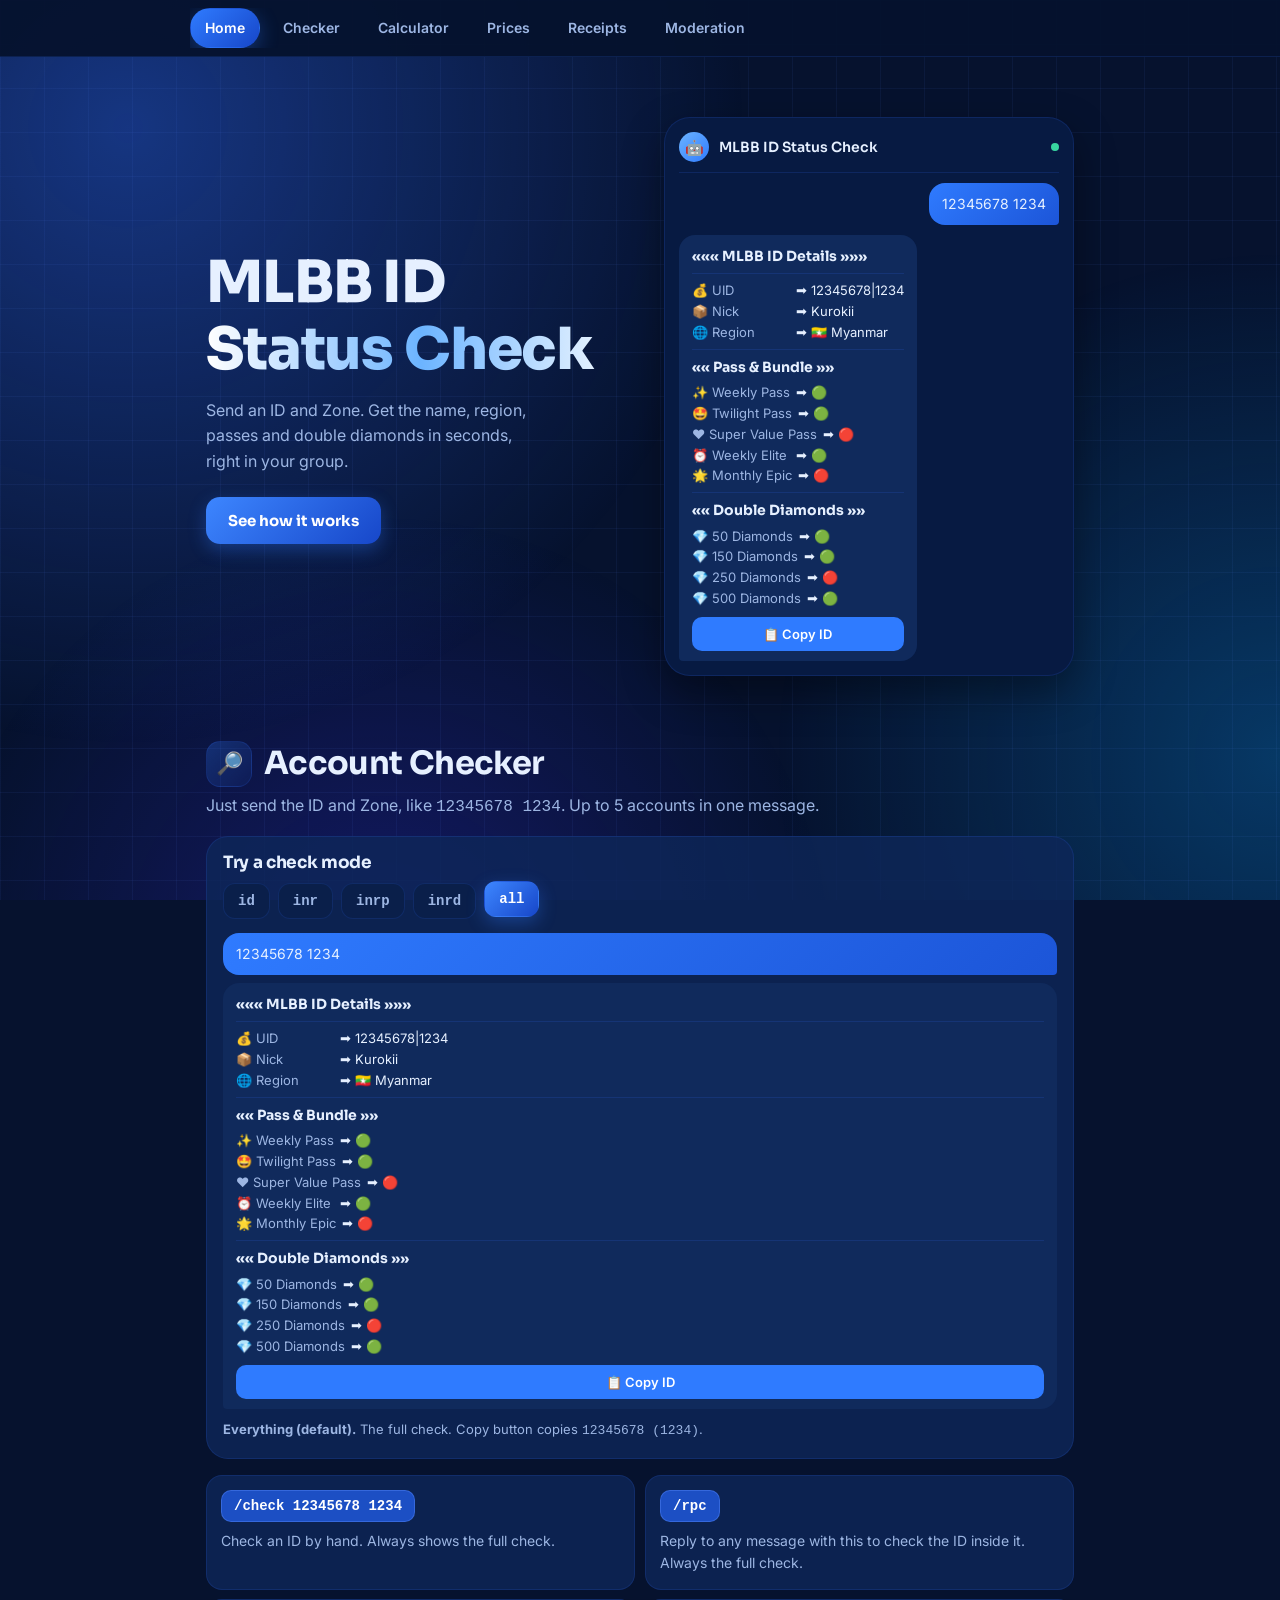
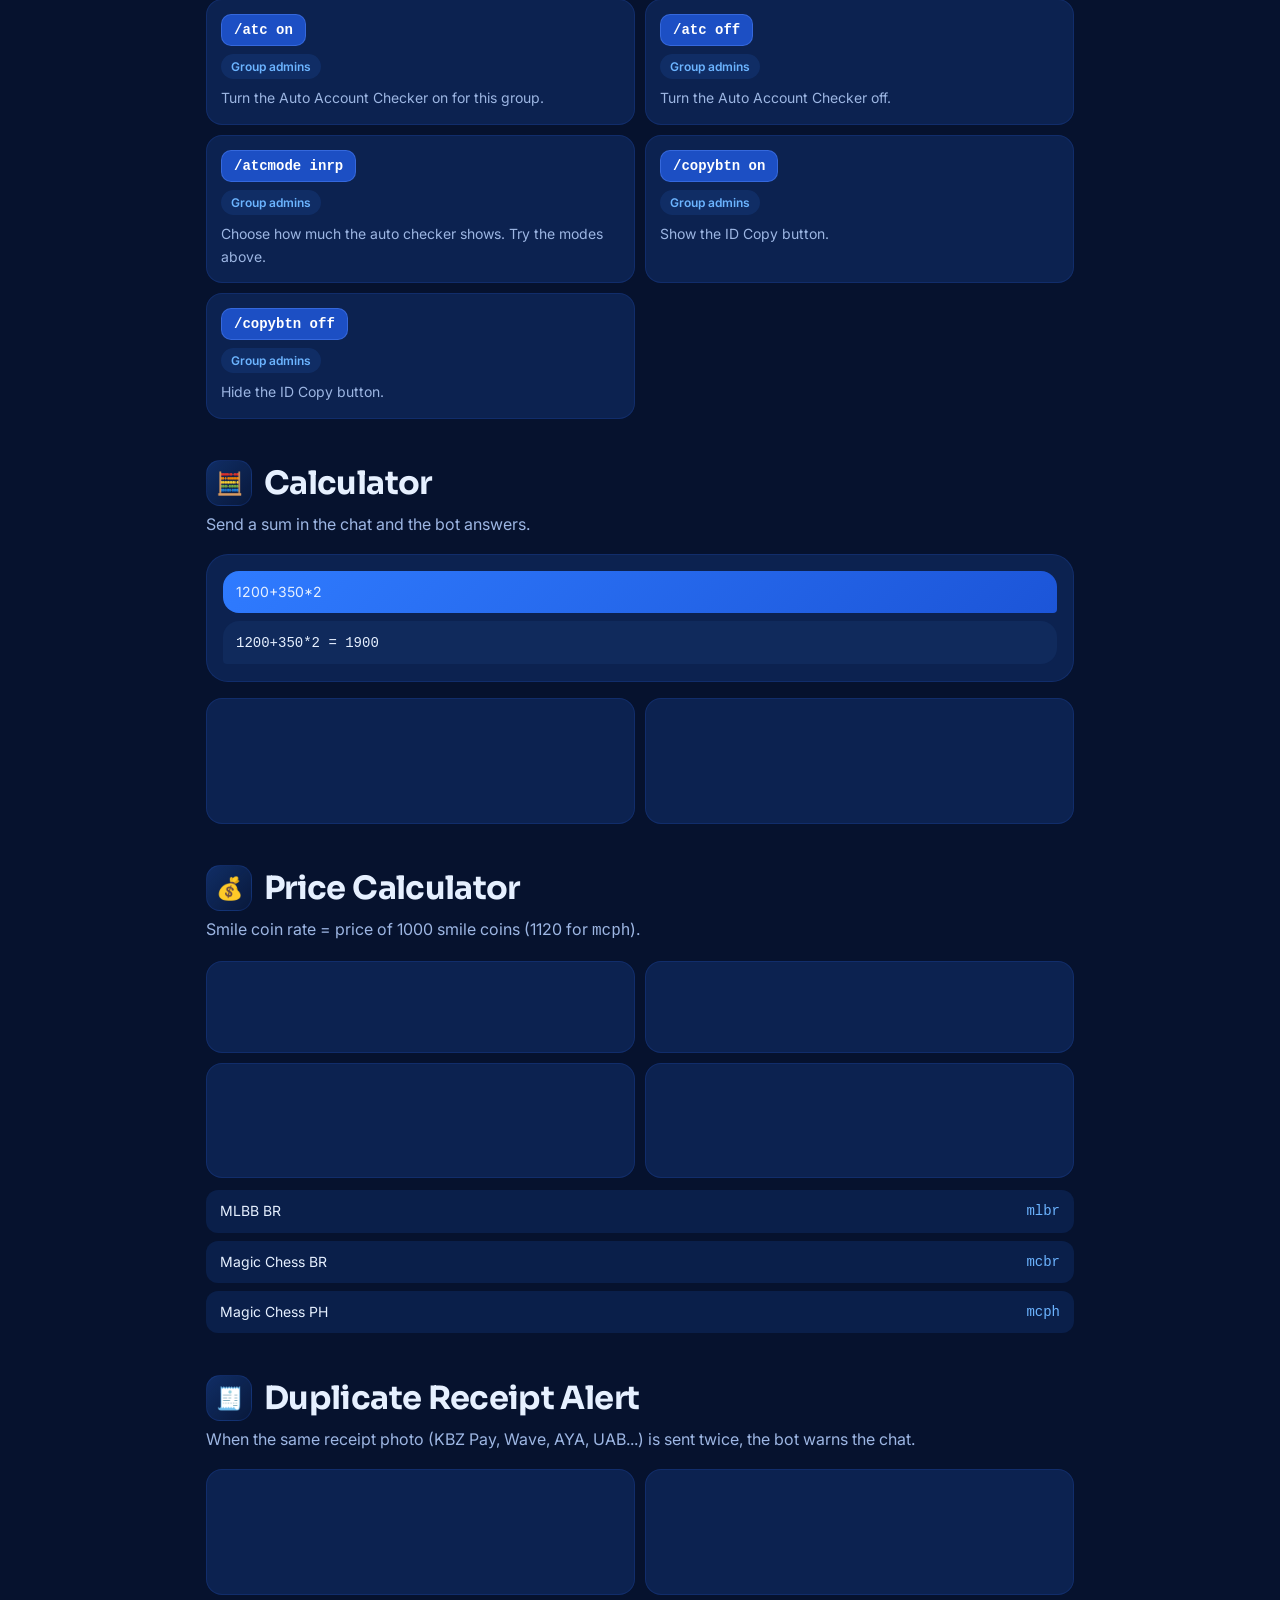
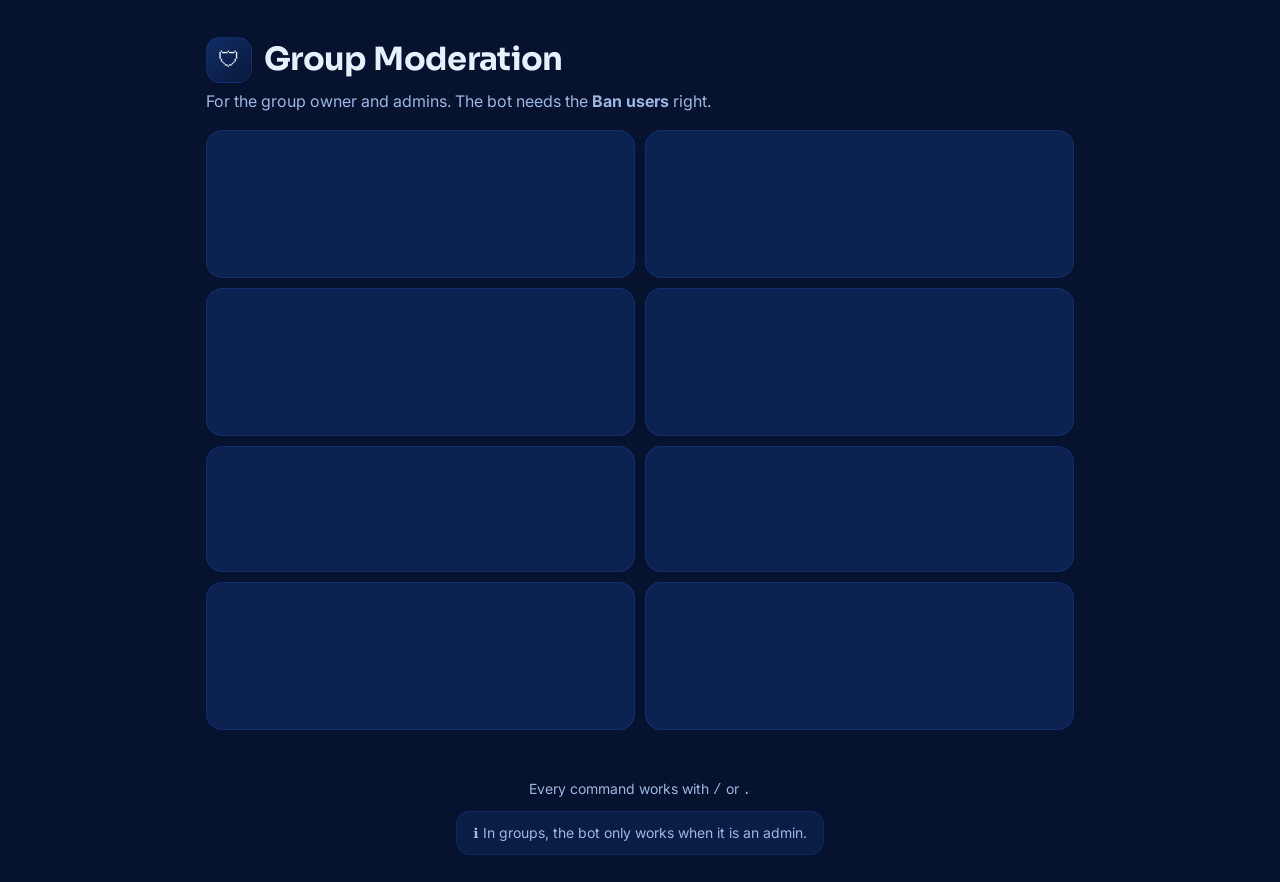
<file: index.html>
<!DOCTYPE html>
<html lang="en">
<head>
<meta charset="utf-8">
<title>MLBB ID Status Check</title>
<meta name="viewport" content="width=device-width, initial-scale=1, viewport-fit=cover">
<meta name="theme-color" content="#06122e">
<link rel="preconnect" href="https://fonts.googleapis.com">
<link rel="stylesheet" href="https://fonts.googleapis.com/css2?family=Sora:wght@500;700;800&family=Inter:wght@400;500;600&display=swap">
<script src="https://telegram.org/js/telegram-web-app.js"></script>
<style>
:root{--bg:#06122e;--bg2:#0b1f4d;--card:#0e2759cc;--line:#2a5bd733;--blue:#2f7bff;--sky:#6cb4ff;--ice:#e6f0ff;--mute:#9db6e3;--ok:#38d6a0;--bad:#ff6b7a;
--safe-t:env(safe-area-inset-top,0px);--safe-b:env(safe-area-inset-bottom,0px)}
*{box-sizing:border-box;margin:0;-webkit-tap-highlight-color:transparent}
html{scroll-padding-top:calc(var(--safe-t) + 64px)}
body{background:var(--bg);color:var(--ice);font:400 16px/1.6 Inter,system-ui,sans-serif;overflow-x:hidden;padding-bottom:calc(var(--safe-b) + 24px)}
h1,h2,h3{font-family:Sora,Inter,sans-serif;line-height:1.15;letter-spacing:-.02em}
code,.mono{font-family:ui-monospace,SFMono-Regular,Menlo,monospace}
/* animated background */
.bg{position:fixed;inset:0;z-index:-1;overflow:hidden;background:var(--bg);contain:strict;transform:translateZ(0)}
.bg i{position:absolute;border-radius:50%;will-change:transform;animation:float 16s ease-in-out infinite}
.bg i:nth-child(1){width:110vmax;height:110vmax;left:-45vmax;top:-45vmax;background:radial-gradient(circle,#2f6bff66 0,#2f6bff00 62%)}
.bg i:nth-child(2){width:90vmax;height:90vmax;right:-45vmax;top:20vh;background:radial-gradient(circle,#0aa3ff44 0,#0aa3ff00 62%);animation-delay:-5s}
.bg i:nth-child(3){width:80vmax;height:80vmax;left:-10vmax;bottom:-45vmax;background:radial-gradient(circle,#3a2fff44 0,#3a2fff00 62%);animation-delay:-9s}
.bg::after{content:"";position:absolute;inset:0;background-image:linear-gradient(#5b8cff12 1px,transparent 1px),linear-gradient(90deg,#5b8cff12 1px,transparent 1px);background-size:44px 44px}
@keyframes float{50%{transform:translate3d(6vmax,5vmax,0) scale(1.08)}}
/* nav */
nav{position:sticky;top:0;z-index:20;padding:calc(var(--safe-t) + 8px) 12px 8px;background:#06122ef2;border-bottom:1px solid var(--line)}
nav div{display:flex;gap:8px;overflow-x:auto;scrollbar-width:none;max-width:900px;margin:auto}
nav div::-webkit-scrollbar{display:none}
nav a{flex:none;color:var(--mute);text-decoration:none;font-weight:600;font-size:14px;padding:8px 14px;border-radius:99px;border:1px solid transparent;transition:.25s}
nav a.on{color:#fff;background:linear-gradient(135deg,#2f7bff,#1747c9);box-shadow:0 6px 20px #2f7bff55}
main{max-width:900px;margin:auto;padding:0 16px}
/* hero */
.hero{padding:34px 0 20px;display:grid;gap:28px}
@media(min-width:800px){.hero{grid-template-columns:1.05fr 1fr;align-items:center;padding:60px 0 30px}}
.hero h1{font-size:clamp(34px,9vw,58px);font-weight:800}
.hero h1 span{display:block;background:linear-gradient(90deg,#fff,var(--sky),#fff);-webkit-background-clip:text;background-clip:text;color:transparent}
.hero p{color:var(--mute);margin-top:14px;max-width:34ch}
.cta{display:inline-flex;align-items:center;gap:8px;margin-top:22px;padding:14px 22px;border:0;border-radius:14px;font:700 15px Sora,sans-serif;color:#fff;background:linear-gradient(135deg,#3d86ff,#1747c9);box-shadow:0 6px 18px #2f7bff55;text-decoration:none;position:relative;overflow:hidden}
.cta::after{content:"";position:absolute;inset:0;background:linear-gradient(105deg,transparent 35%,#fff5 50%,transparent 65%);transform:translateX(-120%);animation:sweep 3.2s ease-in-out infinite}
@keyframes sweep{60%,100%{transform:translateX(120%)}}
/* phone chat */
.phone{background:#071a42;border:1px solid var(--line);border-radius:26px;padding:14px;box-shadow:0 16px 40px #0006;min-height:380px;display:flex;flex-direction:column;gap:10px;will-change:transform;animation:bob 6s ease-in-out infinite}
@keyframes bob{50%{transform:translate3d(0,-8px,0)}}
.bar{display:flex;align-items:center;gap:10px;padding-bottom:10px;border-bottom:1px solid var(--line);font:600 14px Sora,sans-serif}
.av{width:30px;height:30px;border-radius:50%;background:linear-gradient(135deg,#6cb4ff,#2f7bff);display:grid;place-items:center;font-size:15px}
.dot{width:8px;height:8px;border-radius:50%;background:var(--ok);margin-left:auto;box-shadow:0 0 0 0 #38d6a0aa;animation:ping 2s infinite}
@keyframes ping{to{box-shadow:0 0 0 10px #38d6a000}}
.msg{max-width:92%;padding:10px 13px;border-radius:16px;font-size:14px;animation:pop .35s cubic-bezier(.2,1.4,.4,1) both}
@keyframes pop{from{opacity:0;transform:scale(.85) translateY(10px)}}
.me{align-self:flex-end;background:linear-gradient(135deg,#2f7bff,#1c55d8);border-bottom-right-radius:4px}
.bot{align-self:flex-start;background:#102a5c;border-bottom-left-radius:4px}
.card b{display:block;margin-bottom:4px;font-family:Sora}
.card hr{border:0;border-top:1px solid var(--line);margin:6px 0}
.card .r{display:flex;gap:6px;font-size:13px;animation:pop .3s both}
.card .r em{font-style:normal;color:var(--mute);min-width:98px}
.cpy{margin-top:8px;display:block;width:100%;text-align:center;padding:9px;border-radius:10px;background:#2f7bff;color:#fff;font:600 13px Inter;border:0}
/* sections */
section{padding:34px 0 8px}
.sh{display:flex;gap:12px;align-items:center;margin-bottom:6px}
.ic{width:46px;height:46px;border-radius:14px;display:grid;place-items:center;font-size:22px;background:linear-gradient(135deg,#2f7bff44,#2f7bff11);border:1px solid var(--line)}
section h2{font-size:clamp(24px,6vw,32px)}
.lead{color:var(--mute);margin:6px 0 16px}
.reveal{opacity:0;transform:translateY(26px);transition:opacity .5s,transform .5s ease-out;will-change:opacity,transform}
.reveal.in{will-change:auto}
.reveal.in{opacity:1;transform:none}
.cmds{display:grid;gap:10px}
.cmd{background:var(--card);border:1px solid var(--line);border-radius:16px;padding:14px;display:flex;flex-direction:column;gap:8px;position:relative;content-visibility:auto;contain-intrinsic-size:auto 110px}
@media(hover:hover){.cmd:hover{border-color:#5b8cff77}}
.chip{align-self:flex-start;font:600 14px ui-monospace,Menlo,monospace;color:#fff;background:#1c4fc4;border:1px solid #5b8cff66;border-radius:10px;padding:7px 12px;cursor:pointer;transition:.2s;max-width:100%;overflow-wrap:anywhere;text-align:left}
.chip:active{transform:scale(.95)}
.chip.ok{background:var(--ok);color:#032}
.cmd p{color:var(--mute);font-size:14px}
.tag{font-size:12px;font-weight:600;color:var(--sky);background:#2f7bff1f;border-radius:99px;padding:3px 10px;align-self:flex-start}
/* mode lab */
.lab{background:var(--card);border:1px solid var(--line);border-radius:22px;padding:16px;margin:16px 0}
.modes{display:flex;flex-wrap:wrap;gap:8px;margin-bottom:14px}
.modes button{font:600 14px ui-monospace,Menlo,monospace;color:var(--mute);background:#0a1f4a;border:1px solid var(--line);border-radius:12px;padding:9px 14px;cursor:pointer;transition:.25s}
.modes button.on{color:#fff;background:linear-gradient(135deg,#3d86ff,#1747c9);border-color:transparent;box-shadow:0 6px 18px #2f7bff55;transform:translateY(-2px)}
.lab .msg{max-width:100%}
.note{font-size:13px;color:var(--mute);margin-top:10px}
.note.api b{color:var(--ok)}
/* price regions */
.tbl{display:grid;gap:8px;margin-top:6px}
.tbl div{display:flex;justify-content:space-between;gap:10px;background:#0a1f4a;border-radius:12px;padding:10px 14px;font-size:14px}
.tbl code{color:var(--sky)}
.foot{text-align:center;color:var(--mute);font-size:14px;padding:40px 0 10px}
.foot span{display:inline-block;margin-top:10px;padding:10px 16px;border-radius:14px;background:#2f7bff1c;border:1px solid var(--line)}
.toast{position:fixed;left:50%;bottom:calc(var(--safe-b) + 22px);transform:translate(-50%,40px);opacity:0;background:#fff;color:#06122e;font-weight:700;padding:11px 18px;border-radius:99px;transition:.3s;z-index:50;box-shadow:0 10px 30px #0006}
.toast.show{transform:translate(-50%,0);opacity:1}
a:focus-visible,button:focus-visible{outline:2px solid var(--sky);outline-offset:2px}
@media(min-width:700px){.cmds{grid-template-columns:1fr 1fr}}
@media(max-width:700px){.bg i:nth-child(n+2){display:none}}
@media(prefers-reduced-motion:reduce){*,*::before,*::after{animation:none!important;transition:none!important}.reveal{opacity:1;transform:none}}
</style>
</head>
<body>
<div class="bg"><i></i><i></i><i></i></div>
<nav><div id="nav"></div></nav>
<main>
  <header class="hero" id="top">
    <div>
      <h1>MLBB ID<span>Status Check</span></h1>
      <p>Send an ID and Zone. Get the name, region, passes and double diamonds in seconds, right in your group.</p>
      <a class="cta" href="#checker">See how it works</a>
    </div>
    <div class="phone" aria-label="Live chat demo">
      <div class="bar"><div class="av">🤖</div>MLBB ID Status Check<span class="dot"></span></div>
      <div id="chat" style="display:flex;flex-direction:column;gap:10px"></div>
    </div>
  </header>

  <section id="checker">
    <div class="sh"><div class="ic">🔎</div><h2>Account Checker</h2></div>
    <p class="lead">Just send the ID and Zone, like <code>12345678 1234</code>. Up to 5 accounts in one message.</p>
    <div class="lab reveal">
      <h3 style="font-size:17px;margin-bottom:10px">Try a check mode</h3>
      <div class="modes" id="modes"></div>
      <div id="modeOut"></div>
      <p class="note" id="modeNote"></p>
    </div>
    <div class="cmds" id="c-checker"></div>
  </section>

  <section id="calc">
    <div class="sh"><div class="ic">🧮</div><h2>Calculator</h2></div>
    <p class="lead">Send a sum in the chat and the bot answers.</p>
    <div class="lab reveal"><div class="msg me">1200+350*2</div><div class="msg bot" style="margin-top:8px"><code>1200+350*2 = 1900</code></div></div>
    <div class="cmds" id="c-calc"></div>
  </section>

  <section id="price">
    <div class="sh"><div class="ic">💰</div><h2>Price Calculator</h2></div>
    <p class="lead">Smile coin rate = price of 1000 smile coins (1120 for <code>mcph</code>).</p>
    <div class="cmds" id="c-price"></div>
    <div class="tbl reveal" style="margin-top:12px">
      <div><span>MLBB BR</span><code>mlbr</code></div>
      <div><span>Magic Chess BR</span><code>mcbr</code></div>
      <div><span>Magic Chess PH</span><code>mcph</code></div>
    </div>
  </section>

  <section id="receipt">
    <div class="sh"><div class="ic">🧾</div><h2>Duplicate Receipt Alert</h2></div>
    <p class="lead">When the same receipt photo (KBZ Pay, Wave, AYA, UAB...) is sent twice, the bot warns the chat.</p>
    <div class="cmds" id="c-receipt"></div>
  </section>

  <section id="mod">
    <div class="sh"><div class="ic">🛡</div><h2>Group Moderation</h2></div>
    <p class="lead">For the group owner and admins. The bot needs the <b>Ban users</b> right.</p>
    <div class="cmds" id="c-mod"></div>
  </section>

  <div class="foot reveal">Every command works with <code>/</code> or <code>.</code><br><span>ℹ️ In groups, the bot only works when it is an admin.</span></div>
</main>
<div class="toast" id="toast">Copied</div>

<script>
const tg = window.Telegram && Telegram.WebApp;
if (tg) { try { tg.ready(); tg.expand(); tg.setHeaderColor('#06122e'); tg.setBackgroundColor('#06122e'); } catch (e) {} }

const SECTIONS = {
  checker: [
    ['/check 12345678 1234', 'Check an ID by hand. Always shows the full check.'],
    ['/rpc', 'Reply to any message with this to check the ID inside it. Always the full check.'],
    ['/atc on', 'Turn the Auto Account Checker on for this group.', 'Group admins'],
    ['/atc off', 'Turn the Auto Account Checker off.', 'Group admins'],
    ['/atcmode inrp', 'Choose how much the auto checker shows. Try the modes above.', 'Group admins'],
    ['/copybtn on', 'Show the ID Copy button.', 'Group admins'],
    ['/copybtn off', 'Hide the ID Copy button.', 'Group admins']
  ],
  calc: [['/cal on', 'Turn the Auto Calculator on.', 'Group admins'], ['/cal off', 'Turn the Auto Calculator off.', 'Group admins']],
  price: [
    ['/prcal mlbr 83500 10', 'Price plus profit %, rounded up to 00 / 50.'],
    ['/prcalnr mlbr 83500 10', 'Price plus profit %, not rounded.'],
    ['/prcaliv mlbr 83500', 'Cost price only, no profit.'],
    ['/precal mlbr 83800 2', 'Price list with your own emoji. The bot asks for your 💎 and ➡️.']
  ],
  receipt: [['/dupe on', 'Turn the alert on for this chat. On by default in private chat.', 'Group admins'], ['/dupe off', 'Turn the alert off for this chat.', 'Group admins']],
  mod: [
    ['/ban', 'Reply to a user, or use an ID / @username. Add a time and a reason if you like.', 'Admins'],
    ['/unban', 'Let a banned user come back.', 'Admins'],
    ['/mute @user 1h reason', 'Time like 30m, 2h, 1d, 1w. No time = forever. Works for /ban too.', 'Admins'],
    ['/unmute', 'Let a muted user write again.', 'Admins'],
    ['/kick', 'Remove a user. They can join again.', 'Admins'],
    ['/info', 'Info about a user: reply, ID or @username.', 'Admins'],
    ['/lgpban on', 'Anyone who leaves by themselves gets banned and cannot join back.', 'Admins'],
    ['/lgpban off', 'Members can leave and join freely.', 'Admins']
  ]
};
const NAV = [['top','Home'],['checker','Checker'],['calc','Calculator'],['price','Prices'],['receipt','Receipts'],['mod','Moderation']];

const $ = s => document.querySelector(s);
const toast = $('#toast'); let tt;
function copy(text, el) {
  const done = () => { toast.textContent = 'Copied ' + text; toast.classList.add('show'); clearTimeout(tt); tt = setTimeout(() => toast.classList.remove('show'), 1400);
    if (el) { el.classList.add('ok'); setTimeout(() => el.classList.remove('ok'), 900); } if (tg && tg.HapticFeedback) tg.HapticFeedback.notificationOccurred('success'); };
  if (navigator.clipboard) navigator.clipboard.writeText(text).then(done, done); else done();
}
$('#nav').innerHTML = NAV.map(n => `<a href="#${n[0]}" data-id="${n[0]}">${n[1]}</a>`).join('');
for (const k in SECTIONS) {
  $('#c-' + k).innerHTML = SECTIONS[k].map(c => `<div class="cmd reveal"><button class="chip" data-c="${c[0]}">${c[0]}</button>${c[2] ? `<span class="tag">${c[2]}</span>` : ''}<p>${c[1]}</p></div>`).join('');
}
document.addEventListener('click', e => { const l = e.target.closest('nav a, .cta'); if (l && l.getAttribute('href')[0] === '#') { e.preventDefault(); const t = document.querySelector(l.getAttribute('href')); t && t.scrollIntoView({ behavior: 'smooth' }); } const b = e.target.closest('.chip'); if (b) copy(b.dataset.c, b); });

/* scroll reveal + nav highlight */
const io = new IntersectionObserver(es => es.forEach(e => { if (e.isIntersecting) { e.target.classList.add('in'); io.unobserve(e.target); } }), { threshold: .12 });
document.querySelectorAll('.reveal').forEach((el, i) => { io.observe(el); });
const links = [...document.querySelectorAll('nav a')];
const so = new IntersectionObserver(es => es.forEach(e => { if (e.isIntersecting) links.forEach(a => { const on = a.dataset.id === e.target.id; a.classList.toggle('on', on); if (on) { const n = a.parentElement; n.scrollTo({ left: a.offsetLeft - n.clientWidth / 2 + a.offsetWidth / 2, behavior: 'smooth' }); } }); }), { rootMargin: '-40% 0px -55% 0px' });
NAV.forEach(n => so.observe(document.getElementById(n[0])));

/* card builder */
const ROWS = {
  base: [['💰 UID', '12345678|1234'], ['📦 Nick', 'Kurokii'], ['🌐 Region', '🇲🇲 Myanmar']],
  p: [['✨ Weekly Pass', '🟢'], ['🤩 Twilight Pass', '🟢'], ['❤️ Super Value Pass', '🔴'], ['⏰ Weekly Elite', '🟢'], ['🌟 Monthly Epic', '🔴']],
  d: [['💎 50 Diamonds', '🟢'], ['💎 150 Diamonds', '🟢'], ['💎 250 Diamonds', '🔴'], ['💎 500 Diamonds', '🟢']]
};
function card(p, d, slow) {
  let n = 0; const r = a => a.map(x => `<div class="r" style="animation-delay:${slow ? (n++) * .12 : 0}s"><em>${x[0]}</em>➡️ ${x[1]}</div>`).join('');
  return `<div class="msg bot card"><b>««« MLBB ID Details »»»</b><hr>${r(ROWS.base)}${p ? '<hr><b>«« Pass &amp; Bundle »»</b>' + r(ROWS.p) : ''}${d ? '<hr><b>«« Double Diamonds »»</b>' + r(ROWS.d) : ''}</div>`;
}
const MODES = {
  id:   ['ID only', 0, 0, 0, 'No API call. The bot replies instantly with the ID and a Copy button.'],
  inr:  ['ID + Name + Region', 1, 0, 0, 'Checks name and region only.'],
  inrp: ['ID + Name + Region + Pass & Bundle', 1, 1, 0, 'Adds Weekly, Twilight, Super Value, Elite and Epic.'],
  inrd: ['ID + Name + Region + Double Diamonds', 1, 0, 1, 'Adds the 50, 150, 250 and 500 double diamond bonus.'],
  all:  ['Everything (default)', 1, 1, 1, 'The full check.']
};
$('#modes').innerHTML = Object.keys(MODES).map(k => `<button data-m="${k}">${k}</button>`).join('');
function setMode(k) {
  const m = MODES[k];
  document.querySelectorAll('#modes button').forEach(b => b.classList.toggle('on', b.dataset.m === k));
  const copyBtn = '<button class="cpy">📋 Copy ID</button>';
  $('#modeOut').innerHTML = `<div class="msg me" style="margin-bottom:8px">12345678 1234</div>` +
    (k === 'id' ? `<div class="msg bot">1. <code>12345678</code> | <code>1234</code>${copyBtn}</div>` : card(m[2], m[3], true).replace('</div></div>', '</div>' + copyBtn + '</div>').replace(/<\/div>$/, '</div>'));
  $('#modeNote').innerHTML = `<b>${m[0]}.</b> ${m[4]}` + (k === 'id' ? '' : ' Copy button copies <code>12345678 (1234)</code>.');
}
$('#modes').addEventListener('click', e => { const b = e.target.closest('button'); if (b) setMode(b.dataset.m); });
setMode('all');

/* hero chat loop */
const chat = $('#chat'), reduce = matchMedia('(prefers-reduced-motion: reduce)').matches;
const wait = ms => new Promise(r => setTimeout(r, ms));
async function loop() {
  while (true) {
    chat.innerHTML = '';
    chat.insertAdjacentHTML('beforeend', '<div class="msg me">12345678 1234</div>');
    await wait(reduce ? 0 : 700);
    chat.insertAdjacentHTML('beforeend', '<div class="msg bot" id="chk">⚡️ <b>Checking 1 account(s)...</b></div>');
    await wait(reduce ? 0 : 1100);
    $('#chk').outerHTML = card(1, 1, !reduce).replace('</div></div>', '</div><button class="cpy">📋 Copy ID</button></div>');
    if (reduce) return;
    await wait(7000);
  }
}
loop();
</script>
</body>
</html>
</file>
